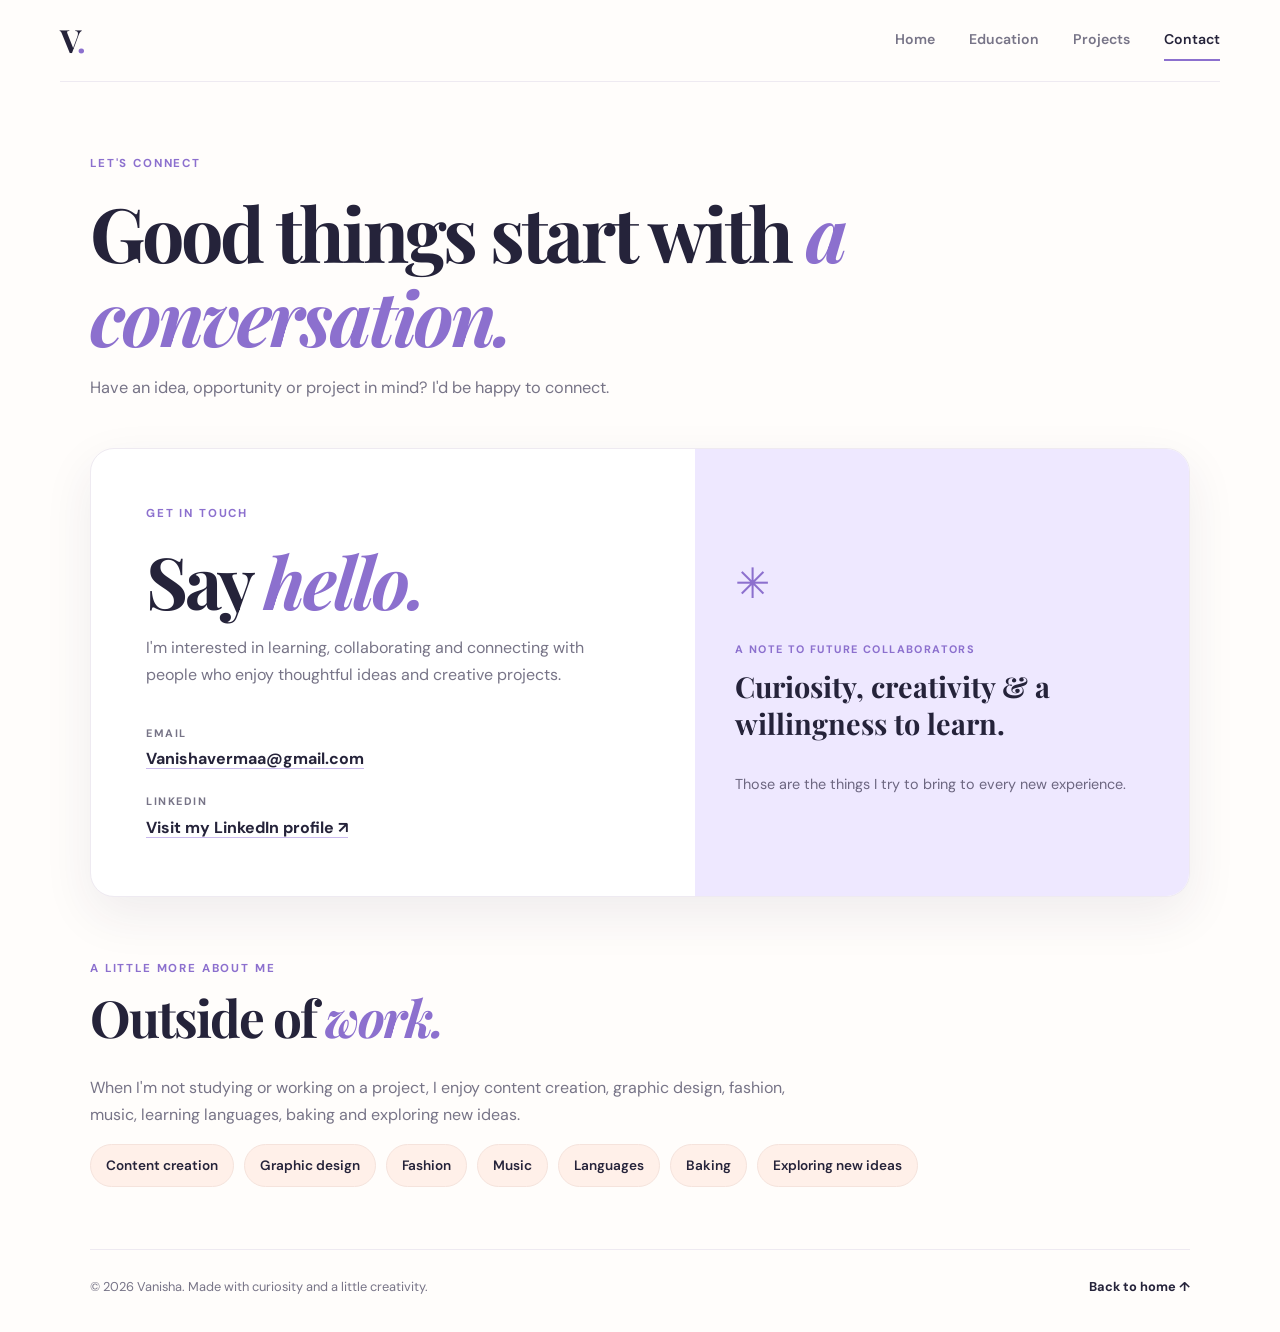
<file: contact.html>
<!DOCTYPE html>
<html lang="en">
<head>
  <meta charset="UTF-8">
  <meta name="viewport" content="width=device-width, initial-scale=1.0">
  <meta name="description" content="Contact Vanisha and connect professionally.">
  <title>Contact | Vanisha</title>
  <link rel="preconnect" href="https://fonts.googleapis.com">
  <link rel="preconnect" href="https://fonts.gstatic.com" crossorigin>
  <link href="https://fonts.googleapis.com/css2?family=DM+Sans:wght@400;500;600;700&family=Playfair+Display:wght@600;700&display=swap" rel="stylesheet">
  <link rel="stylesheet" href="css/style.css">
</head>
<body>
  <a class="skip-link" href="#main-content">Skip to content</a>
  <header class="site-header">
    <a class="brand" href="index.html" aria-label="Vanisha home">V<span>.</span></a>
    <nav class="site-nav" aria-label="Main navigation">
      <a href="index.html">Home</a><a href="education.html">Education</a><a href="projects.html">Projects</a><a class="active" aria-current="page" href="contact.html">Contact</a>
    </nav>
  </header>

  <main id="main-content" class="page-shell inner-page contact-page">
    <header class="page-intro">
      <p class="eyebrow">LET'S CONNECT</p>
      <h1>Good things start with <span class="accent-text">a conversation.</span></h1>
      <p>Have an idea, opportunity or project in mind? I'd be happy to connect.</p>
    </header>

    <section class="contact-panel" aria-labelledby="contact-title">
      <div class="contact-copy">
        <p class="eyebrow">GET IN TOUCH</p>
        <h2 id="contact-title">Say <em>hello.</em></h2>
        <p>I'm interested in learning, collaborating and connecting with people who enjoy thoughtful ideas and creative projects.</p>
        <address class="contact-methods">
          <div><span class="contact-label">EMAIL</span><a href="mailto:Vanishavermaa@gmail.com">Vanishavermaa@gmail.com</a></div>
          <div><span class="contact-label">LINKEDIN</span><a href="https://www.linkedin.com/in/vanisha-verma-a3242728a?utm_source=share_via&utm_content=profile&utm_medium=member_ios" target="_blank" rel="noopener noreferrer">Visit my LinkedIn profile ↗</a></div>
        </address>
      </div>
      <aside class="contact-aside">
        <span class="big-star" aria-hidden="true">✳</span>
        <p class="aside-label">A NOTE TO FUTURE COLLABORATORS</p>
        <h3>Curiosity, creativity & a willingness to learn.</h3>
        <p>Those are the things I try to bring to every new experience.</p>
      </aside>
    </section>

    <section class="content-section hobbies-section" aria-labelledby="hobbies-title">
      <div class="section-heading"><p class="eyebrow">A LITTLE MORE ABOUT ME</p><h2 id="hobbies-title">Outside of <span class="accent-text">work.</span></h2></div>
      <p class="hobby-intro">When I'm not studying or working on a project, I enjoy content creation, graphic design, fashion, music, learning languages, baking and exploring new ideas.</p>
      <div class="skill-cloud hobby-cloud"><span>Content creation</span><span>Graphic design</span><span>Fashion</span><span>Music</span><span>Languages</span><span>Baking</span><span>Exploring new ideas</span></div>
    </section>
  </main>

  <footer class="site-footer"><p>© 2026 Vanisha. Made with curiosity and a little creativity.</p><a href="index.html">Back to home ↑</a></footer>
</body>
</html>
</file>
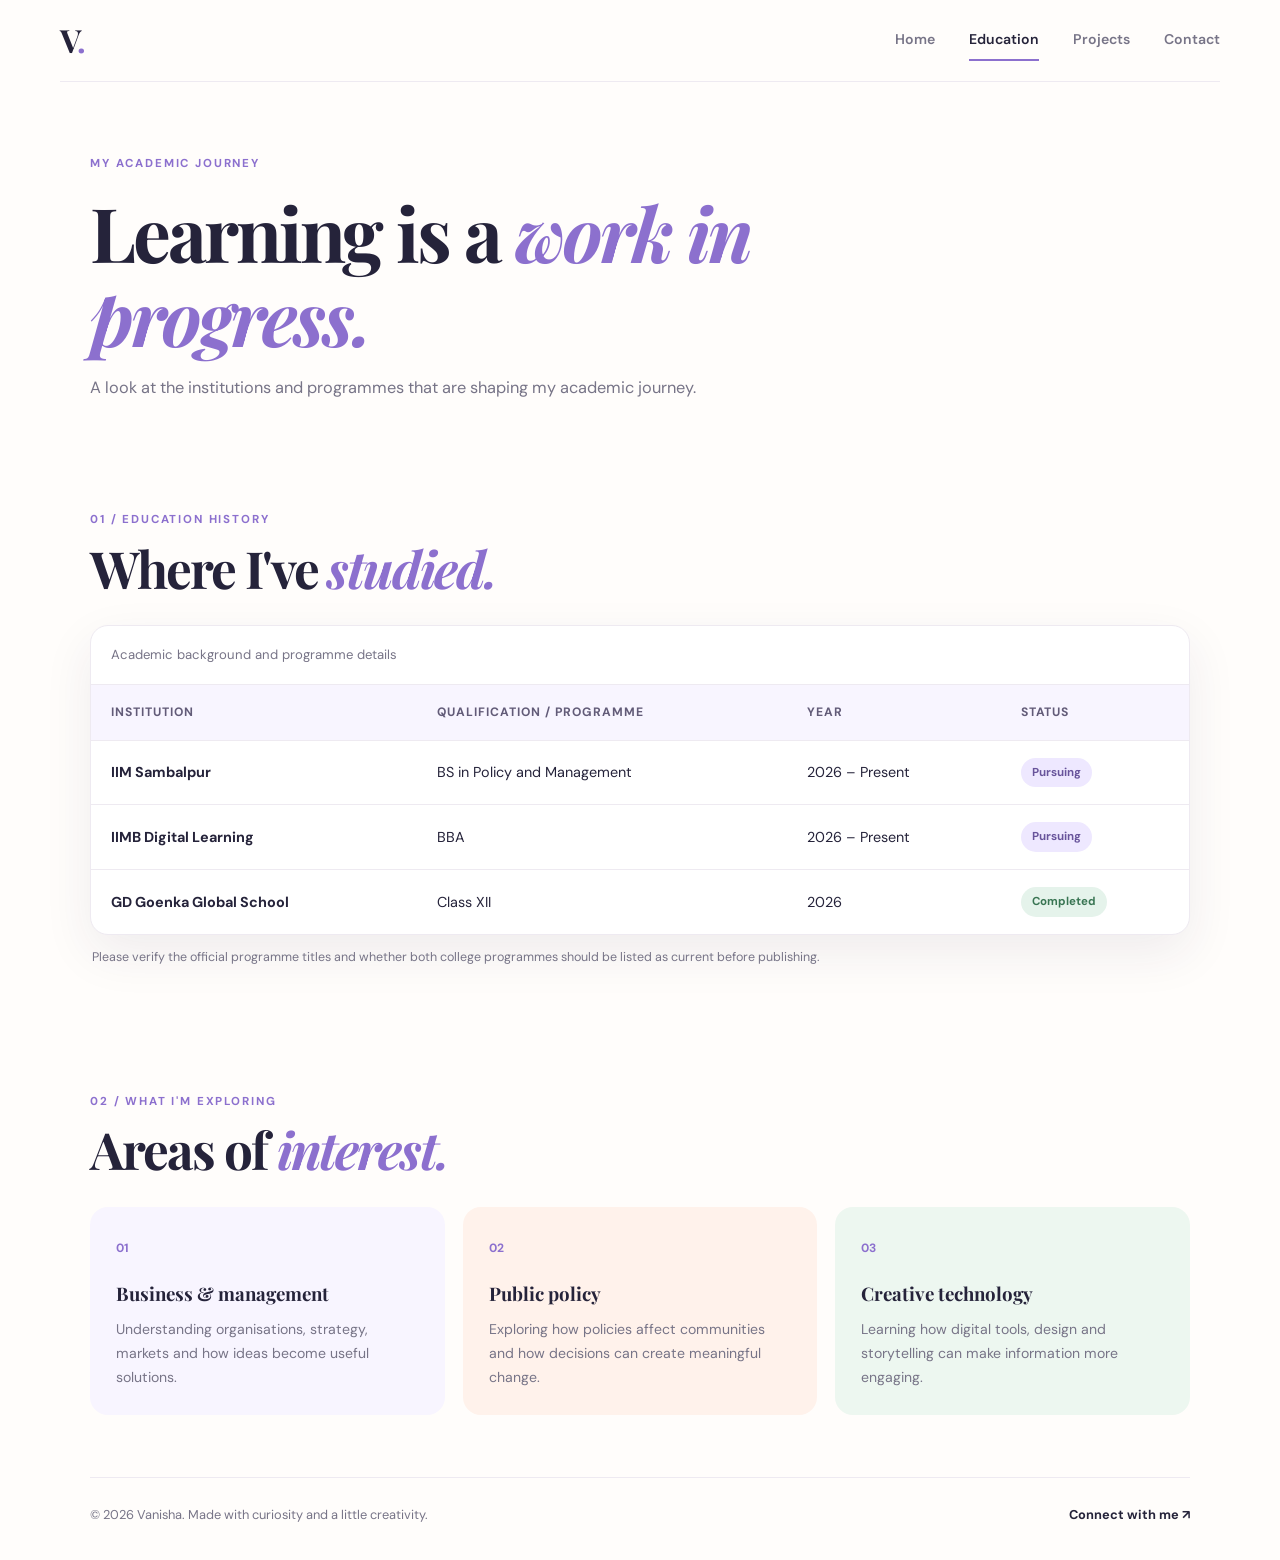
<file: education.html>
<!DOCTYPE html>
<html lang="en">
<head>
  <meta charset="UTF-8">
  <meta name="viewport" content="width=device-width, initial-scale=1.0">
  <meta name="description" content="Vanisha's education history and academic background.">
  <title>Education | Vanisha</title>
  <link rel="preconnect" href="https://fonts.googleapis.com">
  <link rel="preconnect" href="https://fonts.gstatic.com" crossorigin>
  <link href="https://fonts.googleapis.com/css2?family=DM+Sans:wght@400;500;600;700&family=Playfair+Display:wght@600;700&display=swap" rel="stylesheet">
  <link rel="stylesheet" href="css/style.css">
</head>
<body>
  <a class="skip-link" href="#main-content">Skip to content</a>
  <header class="site-header">
    <a class="brand" href="index.html" aria-label="Vanisha home">V<span>.</span></a>
    <nav class="site-nav" aria-label="Main navigation">
      <a href="index.html">Home</a><a class="active" aria-current="page" href="education.html">Education</a><a href="projects.html">Projects</a><a href="contact.html">Contact</a>
    </nav>
  </header>

  <main id="main-content" class="page-shell inner-page">
    <header class="page-intro">
      <p class="eyebrow">MY ACADEMIC JOURNEY</p>
      <h1>Learning is a <span class="accent-text">work in progress.</span></h1>
      <p>A look at the institutions and programmes that are shaping my academic journey.</p>
    </header>

    <section class="content-section" aria-labelledby="education-table-title">
      <div class="section-heading">
        <p class="eyebrow">01 / EDUCATION HISTORY</p>
        <h2 id="education-table-title">Where I've <span class="accent-text">studied.</span></h2>
      </div>
      <div class="table-wrap">
        <table>
          <caption>Academic background and programme details</caption>
          <thead><tr><th scope="col">Institution</th><th scope="col">Qualification / programme</th><th scope="col">Year</th><th scope="col">Status</th></tr></thead>
          <tbody>
            <tr><th scope="row">IIM Sambalpur</th><td>BS in Policy and Management</td><td><time datetime="2026">2026</time> – Present</td><td><span class="status-pill">Pursuing</span></td></tr>
            <tr><th scope="row">IIMB Digital Learning</th><td>BBA</td><td><time datetime="2026">2026</time> – Present</td><td><span class="status-pill">Pursuing</span></td></tr>
            <tr><th scope="row">GD Goenka Global School</th><td>Class XII</td><td><time datetime="2026">2026</time></td><td><span class="status-pill status-complete">Completed</span></td></tr>
          </tbody>
        </table>
      </div>
      <p class="small-note">Please verify the official programme titles and whether both college programmes should be listed as current before publishing.</p>
    </section>

    <section class="content-section" aria-labelledby="learning-title">
      <div class="section-heading">
        <p class="eyebrow">02 / WHAT I'M EXPLORING</p>
        <h2 id="learning-title">Areas of <span class="accent-text">interest.</span></h2>
      </div>
      <div class="interest-grid">
        <article class="interest-card"><span>01</span><h3>Business & management</h3><p>Understanding organisations, strategy, markets and how ideas become useful solutions.</p></article>
        <article class="interest-card"><span>02</span><h3>Public policy</h3><p>Exploring how policies affect communities and how decisions can create meaningful change.</p></article>
        <article class="interest-card"><span>03</span><h3>Creative technology</h3><p>Learning how digital tools, design and storytelling can make information more engaging.</p></article>
      </div>
    </section>
  </main>

  <footer class="site-footer"><p>© 2026 Vanisha. Made with curiosity and a little creativity.</p><a href="contact.html">Connect with me <span aria-hidden="true">↗</span></a></footer>
</body>
</html>
</file>
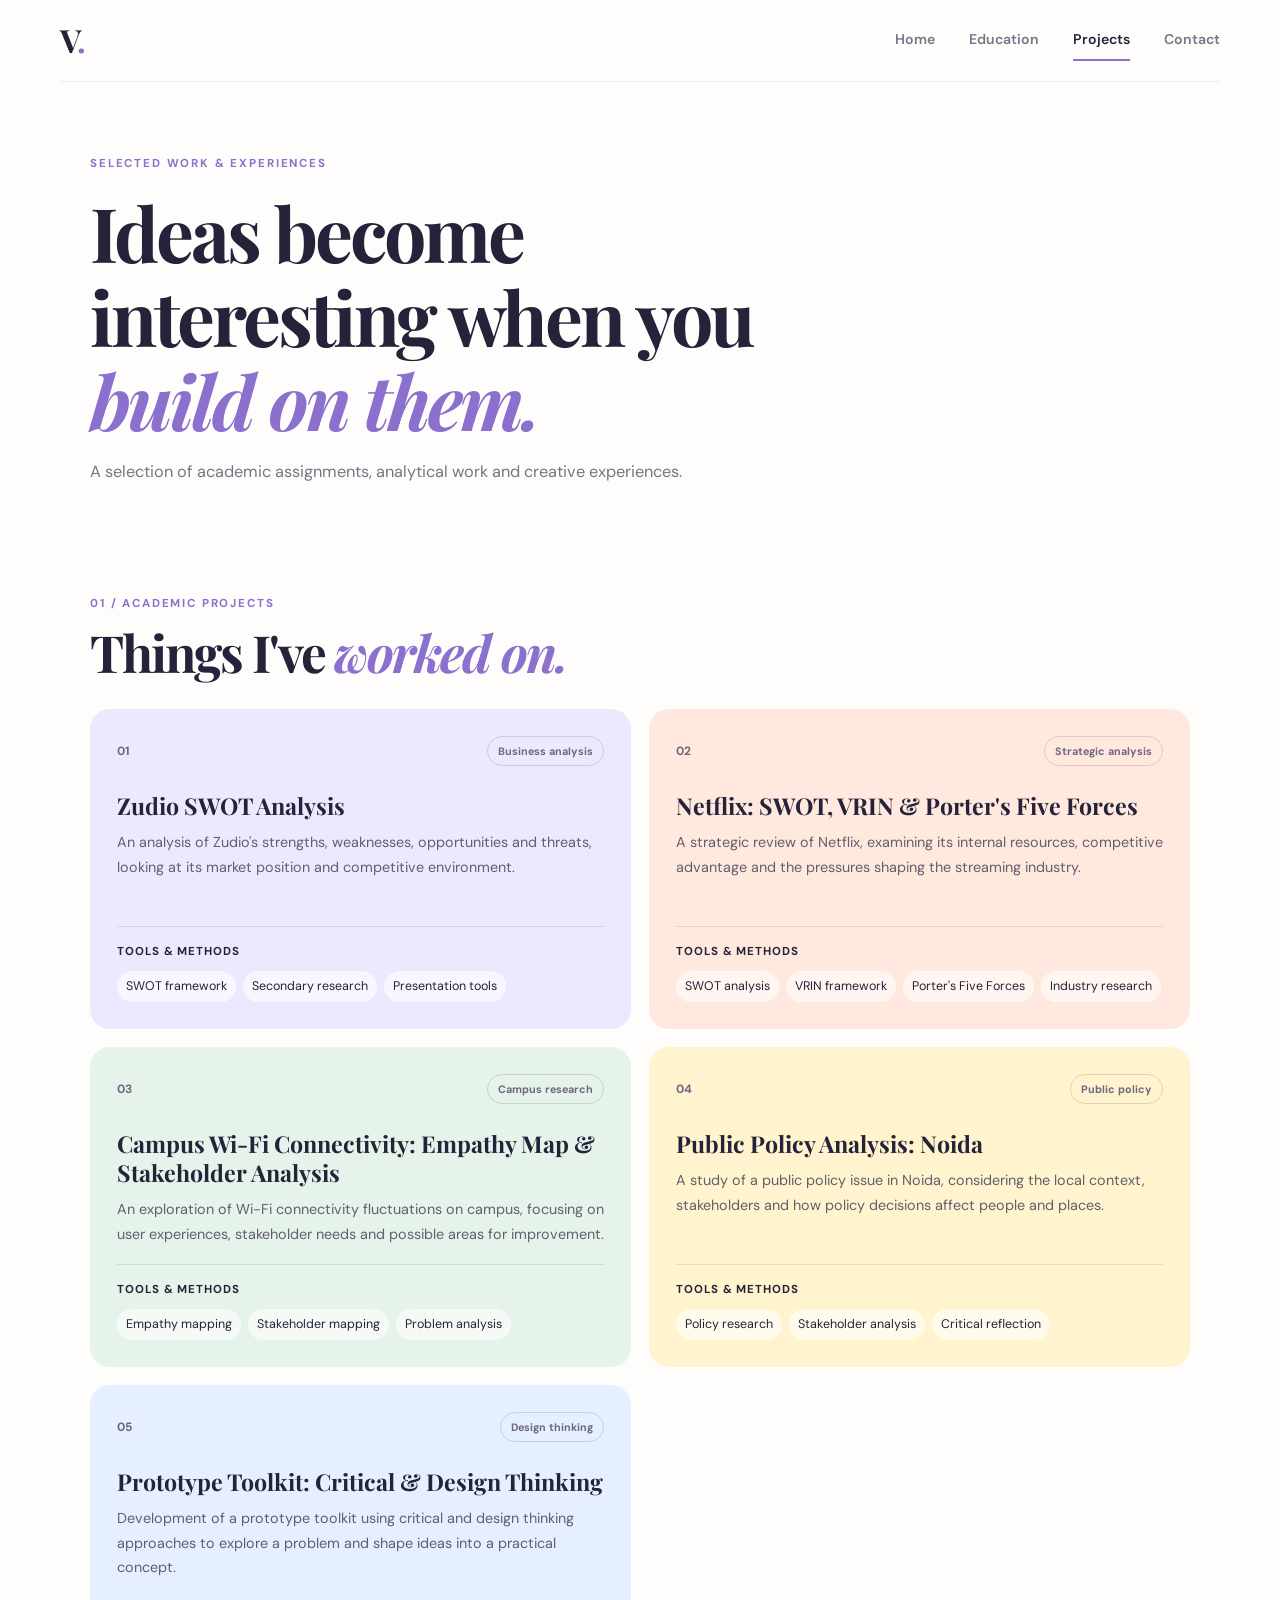
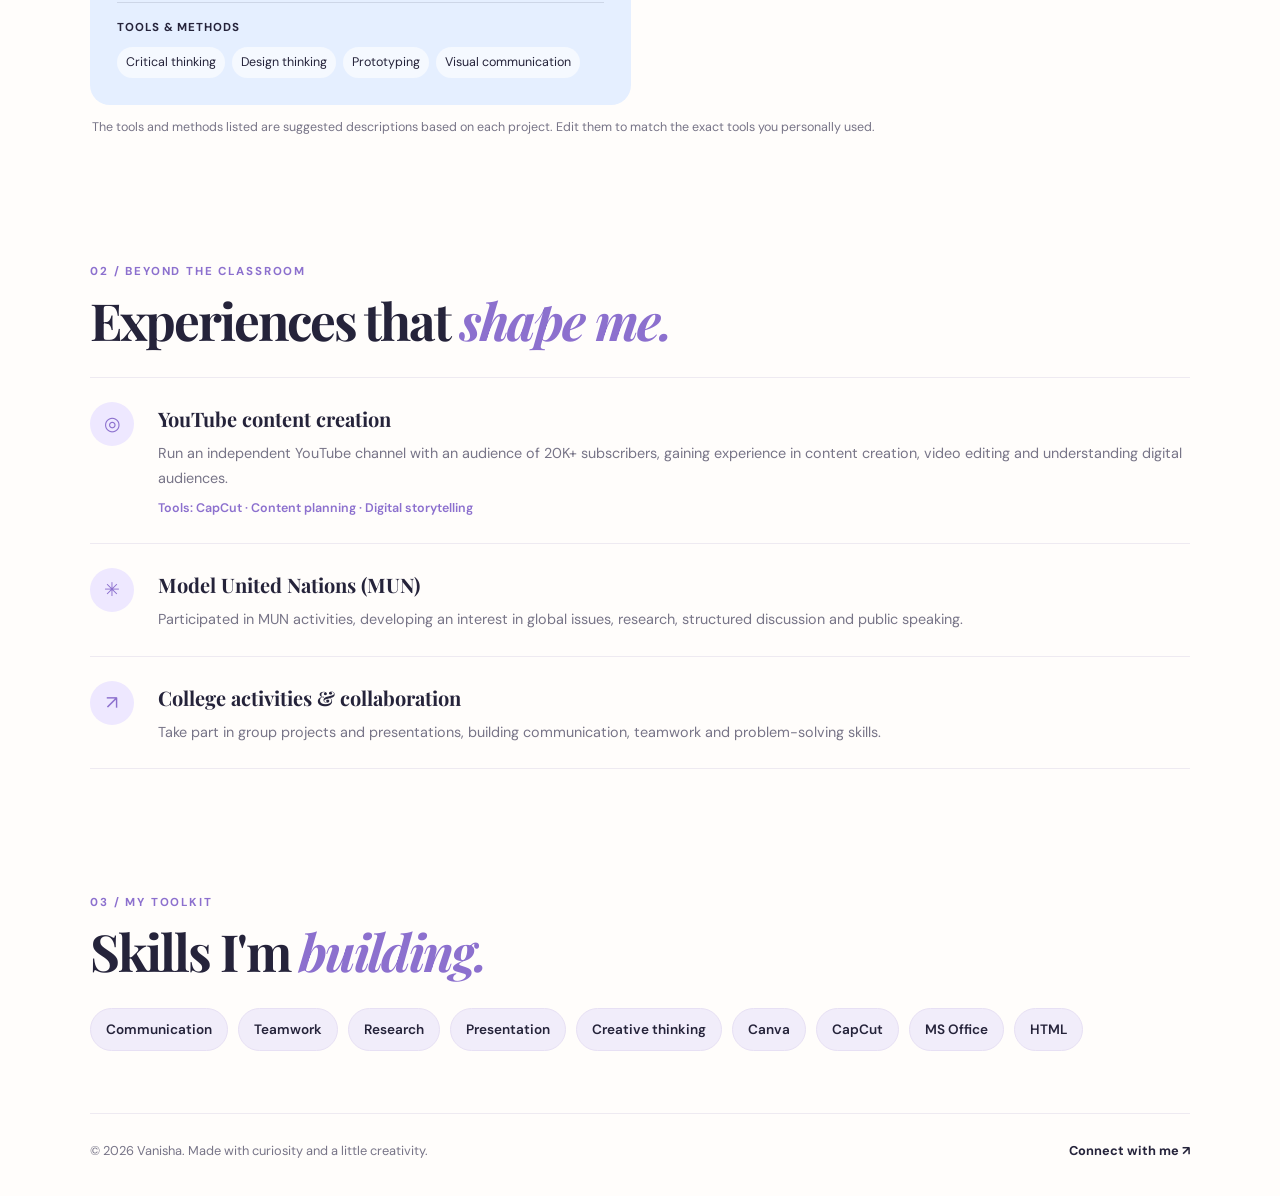
<file: projects.html>
<!DOCTYPE html>
<html lang="en">
<head>
  <meta charset="UTF-8">
  <meta name="viewport" content="width=device-width, initial-scale=1.0">
  <meta name="description" content="Academic projects, creative work and extracurricular activities by Vanisha.">
  <title>Projects & Activities | Vanisha</title>
  <link rel="preconnect" href="https://fonts.googleapis.com">
  <link rel="preconnect" href="https://fonts.gstatic.com" crossorigin>
  <link href="https://fonts.googleapis.com/css2?family=DM+Sans:wght@400;500;600;700&family=Playfair+Display:wght@600;700&display=swap" rel="stylesheet">
  <link rel="stylesheet" href="css/style.css">
</head>
<body>
  <a class="skip-link" href="#main-content">Skip to content</a>
  <header class="site-header">
    <a class="brand" href="index.html" aria-label="Vanisha home">V<span>.</span></a>
    <nav class="site-nav" aria-label="Main navigation">
      <a href="index.html">Home</a><a href="education.html">Education</a><a class="active" aria-current="page" href="projects.html">Projects</a><a href="contact.html">Contact</a>
    </nav>
  </header>

  <main id="main-content" class="page-shell inner-page">
    <header class="page-intro">
      <p class="eyebrow">SELECTED WORK & EXPERIENCES</p>
      <h1>Ideas become interesting when you <span class="accent-text">build on them.</span></h1>
      <p>A selection of academic assignments, analytical work and creative experiences.</p>
    </header>

    <section class="content-section" aria-labelledby="projects-title">
      <div class="section-heading">
        <p class="eyebrow">01 / ACADEMIC PROJECTS</p>
        <h2 id="projects-title">Things I've <span class="accent-text">worked on.</span></h2>
      </div>
      <div class="project-grid">
        <article class="project-card project-lilac">
          <div class="project-topline"><span>01</span><span class="project-type">Business analysis</span></div>
          <h3>Zudio SWOT Analysis</h3>
          <p>An analysis of Zudio's strengths, weaknesses, opportunities and threats, looking at its market position and competitive environment.</p>
          <div class="project-meta"><strong>Tools & methods</strong><ul><li>SWOT framework</li><li>Secondary research</li><li>Presentation tools</li></ul></div>
        </article>
        <article class="project-card project-peach">
          <div class="project-topline"><span>02</span><span class="project-type">Strategic analysis</span></div>
          <h3>Netflix: SWOT, VRIN & Porter's Five Forces</h3>
          <p>A strategic review of Netflix, examining its internal resources, competitive advantage and the pressures shaping the streaming industry.</p>
          <div class="project-meta"><strong>Tools & methods</strong><ul><li>SWOT analysis</li><li>VRIN framework</li><li>Porter's Five Forces</li><li>Industry research</li></ul></div>
        </article>
        <article class="project-card project-mint">
          <div class="project-topline"><span>03</span><span class="project-type">Campus research</span></div>
          <h3>Campus Wi-Fi Connectivity: Empathy Map & Stakeholder Analysis</h3>
          <p>An exploration of Wi-Fi connectivity fluctuations on campus, focusing on user experiences, stakeholder needs and possible areas for improvement.</p>
          <div class="project-meta"><strong>Tools & methods</strong><ul><li>Empathy mapping</li><li>Stakeholder mapping</li><li>Problem analysis</li></ul></div>
        </article>
        <article class="project-card project-yellow">
          <div class="project-topline"><span>04</span><span class="project-type">Public policy</span></div>
          <h3>Public Policy Analysis: Noida</h3>
          <p>A study of a public policy issue in Noida, considering the local context, stakeholders and how policy decisions affect people and places.</p>
          <div class="project-meta"><strong>Tools & methods</strong><ul><li>Policy research</li><li>Stakeholder analysis</li><li>Critical reflection</li></ul></div>
        </article>
        <article class="project-card project-blue">
          <div class="project-topline"><span>05</span><span class="project-type">Design thinking</span></div>
          <h3>Prototype Toolkit: Critical & Design Thinking</h3>
          <p>Development of a prototype toolkit using critical and design thinking approaches to explore a problem and shape ideas into a practical concept.</p>
          <div class="project-meta"><strong>Tools & methods</strong><ul><li>Critical thinking</li><li>Design thinking</li><li>Prototyping</li><li>Visual communication</li></ul></div>
        </article>
      </div>
      <p class="small-note">The tools and methods listed are suggested descriptions based on each project. Edit them to match the exact tools you personally used.</p>
    </section>

    <section class="content-section" aria-labelledby="activities-title">
      <div class="section-heading">
        <p class="eyebrow">02 / BEYOND THE CLASSROOM</p>
        <h2 id="activities-title">Experiences that <span class="accent-text">shape me.</span></h2>
      </div>
      <div class="activity-list">
        <article class="activity-item"><span class="activity-symbol">◎</span><div><h3>YouTube content creation</h3><p>Run an independent YouTube channel with an audience of 20K+ subscribers, gaining experience in content creation, video editing and understanding digital audiences.</p><p class="tool-line">Tools: CapCut · Content planning · Digital storytelling</p></div></article>
        <article class="activity-item"><span class="activity-symbol">✳</span><div><h3>Model United Nations (MUN)</h3><p>Participated in MUN activities, developing an interest in global issues, research, structured discussion and public speaking.</p></div></article>
        <article class="activity-item"><span class="activity-symbol">↗</span><div><h3>College activities & collaboration</h3><p>Take part in group projects and presentations, building communication, teamwork and problem-solving skills.</p></div></article>
      </div>
    </section>

    <section class="content-section" aria-labelledby="skills-title">
      <div class="section-heading"><p class="eyebrow">03 / MY TOOLKIT</p><h2 id="skills-title">Skills I'm <span class="accent-text">building.</span></h2></div>
      <div class="skill-cloud" aria-label="Skills">
        <span>Communication</span><span>Teamwork</span><span>Research</span><span>Presentation</span><span>Creative thinking</span><span>Canva</span><span>CapCut</span><span>MS Office</span><span>HTML</span>
      </div>
    </section>
  </main>

  <footer class="site-footer"><p>© 2026 Vanisha. Made with curiosity and a little creativity.</p><a href="contact.html">Connect with me <span aria-hidden="true">↗</span></a></footer>
</body>
</html>
</file>
<file: css/style.css>
/* -------------------------------------------------------
   VANISHA'S PORTFOLIO
   Shared styles for all four pages.
   Edit the colour variables below to personalise the site.
-------------------------------------------------------- */

:root {
  --ink: #25233a;
  --muted: #777487;
  --paper: #fffdfb;
  --lavender: #eee8ff;
  --lavender-deep: #8c70ce;
  --peach: #ffe9df;
  --mint: #e5f3eb;
  --yellow: #fff4ce;
  --blue: #e5efff;
  --line: #eeeaf1;
  --white: #ffffff;
  --shadow: 0 18px 50px rgba(49, 38, 74, 0.08);
  --sans: "DM Sans", Arial, sans-serif;
  --serif: "Playfair Display", Georgia, serif;
}

* { box-sizing: border-box; }
html { scroll-behavior: smooth; }
body {
  margin: 0;
  background: var(--paper);
  color: var(--ink);
  font-family: var(--sans);
  line-height: 1.7;
}
a { color: inherit; }
img { max-width: 100%; display: block; }
.skip-link {
  position: absolute; left: -999px; top: 10px; z-index: 100;
  padding: 10px 14px; background: var(--ink); color: white; border-radius: 8px;
}
.skip-link:focus { left: 10px; }
.site-header {
  width: min(1160px, calc(100% - 48px));
  margin: 0 auto; min-height: 82px;
  display: flex; align-items: center; justify-content: space-between; gap: 24px;
  border-bottom: 1px solid var(--line);
}
.brand {
  font-family: var(--serif); font-size: 2rem; font-weight: 700;
  text-decoration: none; letter-spacing: -2px;
}
.brand span { color: var(--lavender-deep); }
.site-nav { display: flex; align-items: center; gap: clamp(14px, 3vw, 34px); }
.site-nav a {
  text-decoration: none; color: var(--muted); font-size: .88rem;
  font-weight: 600; padding: 8px 0; border-bottom: 2px solid transparent;
  transition: color .2s ease, border-color .2s ease;
}
.site-nav a:hover, .site-nav a.active { color: var(--ink); border-color: var(--lavender-deep); }
.page-shell { width: min(1100px, calc(100% - 48px)); margin-inline: auto; }
.hero {
  min-height: 620px; padding-block: 88px 80px; display: grid;
  grid-template-columns: 1.15fr .85fr; align-items: center; gap: 60px; position: relative;
}
.eyebrow {
  margin: 0 0 16px; color: var(--lavender-deep); font-size: .72rem;
  font-weight: 700; letter-spacing: .16em;
}
.eyebrow-dot { display: inline-block; width: 8px; height: 8px; border-radius: 50%; background: #e99e88; margin-right: 8px; }
h1, h2, h3, p { margin-top: 0; }
h1, h2 { font-family: var(--serif); letter-spacing: -.04em; line-height: 1.12; }
.hero h1 { font-size: clamp(3.5rem, 7vw, 6.2rem); margin-bottom: 18px; }
.accent-text { color: var(--lavender-deep); font-style: italic; }
.hero-tagline { max-width: 560px; font-weight: 700; line-height: 1.8; }
.hero-tagline span { color: #d89c8d; padding-inline: 3px; }
.hero-intro { max-width: 520px; color: var(--muted); font-size: 1.02rem; margin: 22px 0 28px; }
.hero-actions { display: flex; flex-wrap: wrap; align-items: center; gap: 24px; }
.button {
  min-height: 48px; display: inline-flex; align-items: center; justify-content: center;
  gap: 14px; padding: 12px 20px; border-radius: 999px; font-size: .9rem;
  font-weight: 700; text-decoration: none; transition: transform .2s ease, box-shadow .2s ease;
}
.button:hover { transform: translateY(-2px); box-shadow: var(--shadow); }
.button-primary { background: var(--ink); color: var(--white); }
.button-light { background: var(--white); color: var(--ink); }
.text-link { text-decoration: none; font-size: .9rem; font-weight: 700; }
.text-link:hover { color: var(--lavender-deep); }
.hero-note { margin-top: 42px; color: var(--muted); font-size: .82rem; }
.note-star { color: #df9b83; font-size: 1.2rem; margin-right: 7px; }
.profile-frame { margin: 0; position: relative; max-width: 390px; justify-self: center; width: 100%; }
.photo-backdrop {
  position: absolute; inset: 22px -18px -18px 22px; border-radius: 48% 48% 28px 28px;
  background: var(--lavender); transform: rotate(3deg);
}
.profile-photo {
  position: relative; width: 100%; aspect-ratio: 4 / 5; object-fit: cover;
  border-radius: 48% 48% 26px 26px; background: var(--peach);
  border: 9px solid var(--white); box-shadow: var(--shadow);
}
.photo-caption { position: relative; text-align: center; color: var(--muted); font-size: .78rem; margin-top: 22px; }
.photo-caption span { color: #d89c8d; padding-left: 5px; }
.hero-sticker {
  position: absolute; right: 0; bottom: 82px; transform: rotate(9deg);
  background: var(--yellow); padding: 15px 20px; border-radius: 50%;
  font-family: var(--serif); font-size: .95rem; line-height: 1.25; text-align: center;
  box-shadow: var(--shadow);
}
.hero-sticker span { color: #c68b55; }
.content-section { padding-block: 62px; }
.section-heading { margin-bottom: 28px; }
.section-heading .eyebrow { margin-bottom: 10px; }
.section-heading h2 { font-size: clamp(2.1rem, 4vw, 3.2rem); margin-bottom: 0; }
.two-column { display: grid; grid-template-columns: 1fr 1fr; gap: 20px; }
.soft-card { padding: 32px; border-radius: 22px; }
.summary-card { background: var(--lavender); }
.objective-card { background: var(--peach); }
.card-kicker { color: var(--muted); font-size: .68rem; letter-spacing: .14em; font-weight: 700; }
.soft-card h3 { font-family: var(--serif); font-size: 1.45rem; margin: 13px 0 10px; }
.soft-card p { color: #615d70; margin-bottom: 0; }
.snapshot-section { padding-top: 48px; }
.snapshot-grid { display: grid; grid-template-columns: repeat(3, 1fr); gap: 18px; }
.snapshot-card { padding: 26px; border: 1px solid var(--line); border-radius: 18px; background: white; }
.snapshot-icon { color: var(--lavender-deep); font-size: 1.55rem; }
.snapshot-card h3 { font-family: var(--serif); margin: 12px 0 6px; font-size: 1.2rem; }
.snapshot-card p { color: var(--muted); font-size: .9rem; margin-bottom: 0; }
.quick-facts {
  margin-top: 22px; background: #29263d; color: white; border-radius: 20px;
  display: grid; grid-template-columns: repeat(3, 1fr); padding: 25px 20px;
}
.quick-facts div { display: flex; flex-direction: column; align-items: center; text-align: center; gap: 2px; }
.quick-facts div + div { border-left: 1px solid rgba(255,255,255,.18); }
.quick-facts strong { font-family: var(--serif); font-size: 1.9rem; }
.quick-facts span { color: #d2cedd; font-size: .78rem; }
.closing-banner {
  margin-block: 70px; background: var(--lavender); border-radius: 26px;
  padding: 38px 44px; display: flex; justify-content: space-between; align-items: center; gap: 24px;
}
.closing-banner .eyebrow { margin-bottom: 8px; }
.closing-banner h2 { margin: 0; font-size: clamp(1.8rem, 3.5vw, 2.7rem); }
.closing-banner h2 em { color: var(--lavender-deep); }
.site-footer {
  width: min(1100px, calc(100% - 48px)); margin: 0 auto; padding: 26px 0 34px;
  border-top: 1px solid var(--line); display: flex; justify-content: space-between;
  align-items: center; gap: 20px; color: var(--muted); font-size: .8rem;
}
.site-footer p { margin: 0; }
.site-footer a { text-decoration: none; font-weight: 700; color: var(--ink); }
.site-footer a:hover { color: var(--lavender-deep); }

/* Inner pages */
.inner-page { padding-top: 72px; }
.page-intro { max-width: 760px; padding-bottom: 30px; }
.page-intro h1 { font-size: clamp(2.8rem, 6vw, 4.7rem); margin-bottom: 16px; }
.page-intro > p:last-child { color: var(--muted); font-size: 1.02rem; max-width: 620px; }
.table-wrap { overflow-x: auto; border: 1px solid var(--line); border-radius: 18px; background: white; box-shadow: var(--shadow); }
table { width: 100%; border-collapse: collapse; min-width: 650px; text-align: left; }
caption { text-align: left; padding: 18px 20px; color: var(--muted); font-size: .82rem; }
th, td { padding: 17px 20px; border-top: 1px solid var(--line); font-size: .9rem; }
thead th { background: #f8f5ff; color: #625b78; font-size: .76rem; text-transform: uppercase; letter-spacing: .08em; }
tbody th { font-weight: 700; }
.status-pill { display: inline-block; border-radius: 30px; padding: 5px 11px; background: var(--lavender); color: #68549b; font-size: .72rem; font-weight: 700; }
.status-complete { background: var(--mint); color: #397553; }
.small-note { margin: 12px 2px 0; color: var(--muted); font-size: .78rem; }
.interest-grid { display: grid; grid-template-columns: repeat(3, 1fr); gap: 18px; }
.interest-card { background: #f8f5ff; padding: 26px; border-radius: 18px; }
.interest-card:nth-child(2) { background: #fff2eb; }
.interest-card:nth-child(3) { background: #edf7f0; }
.interest-card > span { color: var(--lavender-deep); font-weight: 700; font-size: .75rem; }
.interest-card h3 { font-family: var(--serif); margin: 18px 0 8px; }
.interest-card p { color: var(--muted); font-size: .88rem; margin: 0; }
.project-grid { display: grid; grid-template-columns: repeat(2, 1fr); gap: 18px; }
.project-card { padding: 27px; border-radius: 20px; display: flex; flex-direction: column; min-height: 320px; }
.project-lilac { background: var(--lavender); }
.project-peach { background: var(--peach); }
.project-mint { background: var(--mint); }
.project-yellow { background: var(--yellow); }
.project-blue { background: var(--blue); }
.project-topline { display: flex; justify-content: space-between; gap: 12px; align-items: center; color: #6c6680; font-size: .75rem; font-weight: 700; }
.project-type { border: 1px solid rgba(37,35,58,.15); border-radius: 30px; padding: 5px 10px; font-size: .67rem; }
.project-card h3 { font-family: var(--serif); font-size: 1.45rem; line-height: 1.25; margin: 25px 0 10px; }
.project-card > p { color: #625e6c; font-size: .9rem; }
.project-meta { margin-top: auto; padding-top: 14px; border-top: 1px solid rgba(37,35,58,.12); font-size: .78rem; }
.project-meta strong { font-size: .72rem; text-transform: uppercase; letter-spacing: .08em; }
.project-meta ul { display: flex; flex-wrap: wrap; gap: 7px; list-style: none; padding: 0; margin: 9px 0 0; }
.project-meta li { background: rgba(255,255,255,.62); border-radius: 30px; padding: 5px 9px; }
.activity-list { border-top: 1px solid var(--line); }
.activity-item { display: grid; grid-template-columns: 50px 1fr; gap: 18px; padding: 24px 0; border-bottom: 1px solid var(--line); }
.activity-symbol { width: 44px; height: 44px; border-radius: 50%; background: var(--lavender); display: grid; place-items: center; color: var(--lavender-deep); font-size: 1.2rem; }
.activity-item h3 { font-family: var(--serif); margin: 0 0 5px; font-size: 1.25rem; }
.activity-item p { color: var(--muted); margin: 0; font-size: .9rem; }
.activity-item .tool-line { margin-top: 8px; font-size: .78rem; color: var(--lavender-deep); font-weight: 600; }
.skill-cloud { display: flex; flex-wrap: wrap; gap: 10px; }
.skill-cloud span { background: #f1edfa; border: 1px solid #e7e0f4; padding: 9px 15px; border-radius: 30px; font-size: .85rem; font-weight: 600; }
.contact-panel { display: grid; grid-template-columns: 1.1fr .9fr; border-radius: 24px; overflow: hidden; box-shadow: var(--shadow); background: white; border: 1px solid var(--line); }
.contact-copy { padding: clamp(28px, 5vw, 55px); }
.contact-copy h2 { font-size: clamp(3rem, 6vw, 4.5rem); margin-bottom: 14px; }
.contact-copy h2 em { color: var(--lavender-deep); }
.contact-copy > p:not(.eyebrow) { color: var(--muted); max-width: 450px; }
.contact-methods { margin-top: 35px; font-style: normal; display: grid; gap: 20px; }
.contact-methods div { display: grid; gap: 3px; }
.contact-label { color: var(--muted); font-size: .68rem; letter-spacing: .14em; font-weight: 700; }
.contact-methods a { font-weight: 700; text-decoration-color: #c9b9ed; text-underline-offset: 4px; overflow-wrap: anywhere; }
.contact-aside { padding: 40px; background: var(--lavender); display: flex; flex-direction: column; justify-content: center; }
.big-star { color: var(--lavender-deep); font-size: 2.6rem; }
.aside-label { color: var(--lavender-deep); font-size: .68rem; font-weight: 700; letter-spacing: .13em; margin: 20px 0 10px; }
.contact-aside h3 { font-family: var(--serif); font-size: 1.8rem; line-height: 1.3; }
.contact-aside > p:last-child { color: #6c6680; font-size: .9rem; margin-bottom: 0; }
.hobby-intro { max-width: 700px; color: var(--muted); }
.hobby-cloud span { background: #fff0e9; border-color: #f5e3dc; }

@media (max-width: 760px) {
  .site-header { width: min(100% - 32px, 1100px); min-height: auto; padding: 17px 0; align-items: flex-start; }
  .site-nav { gap: 13px; flex-wrap: wrap; justify-content: flex-end; }
  .site-nav a { font-size: .78rem; }
  .page-shell, .site-footer { width: calc(100% - 36px); }
  .hero { grid-template-columns: 1fr; gap: 42px; padding-block: 65px 55px; min-height: auto; }
  .hero-copy { order: 1; }
  .profile-frame { order: 2; width: min(78%, 330px); }
  .hero-sticker { right: 2px; bottom: 58px; }
  .two-column, .snapshot-grid, .interest-grid, .project-grid, .contact-panel { grid-template-columns: 1fr; }
  .quick-facts { padding: 20px 8px; }
  .quick-facts strong { font-size: 1.55rem; }
  .quick-facts span { font-size: .68rem; }
  .closing-banner { padding: 30px 25px; align-items: flex-start; flex-direction: column; }
  .inner-page { padding-top: 52px; }
  .contact-aside { min-height: 280px; }
}
@media (max-width: 430px) {
  .site-header { flex-direction: column; gap: 10px; }
  .site-nav { width: 100%; justify-content: space-between; gap: 8px; }
  .site-nav a { font-size: .75rem; }
  .hero h1 { font-size: 3.35rem; }
  .quick-facts { grid-template-columns: 1fr; gap: 16px; }
  .quick-facts div + div { border-left: 0; border-top: 1px solid rgba(255,255,255,.18); padding-top: 14px; }
  .site-footer { flex-direction: column; align-items: flex-start; }
  .soft-card, .project-card { padding: 23px; }
}
</file>
